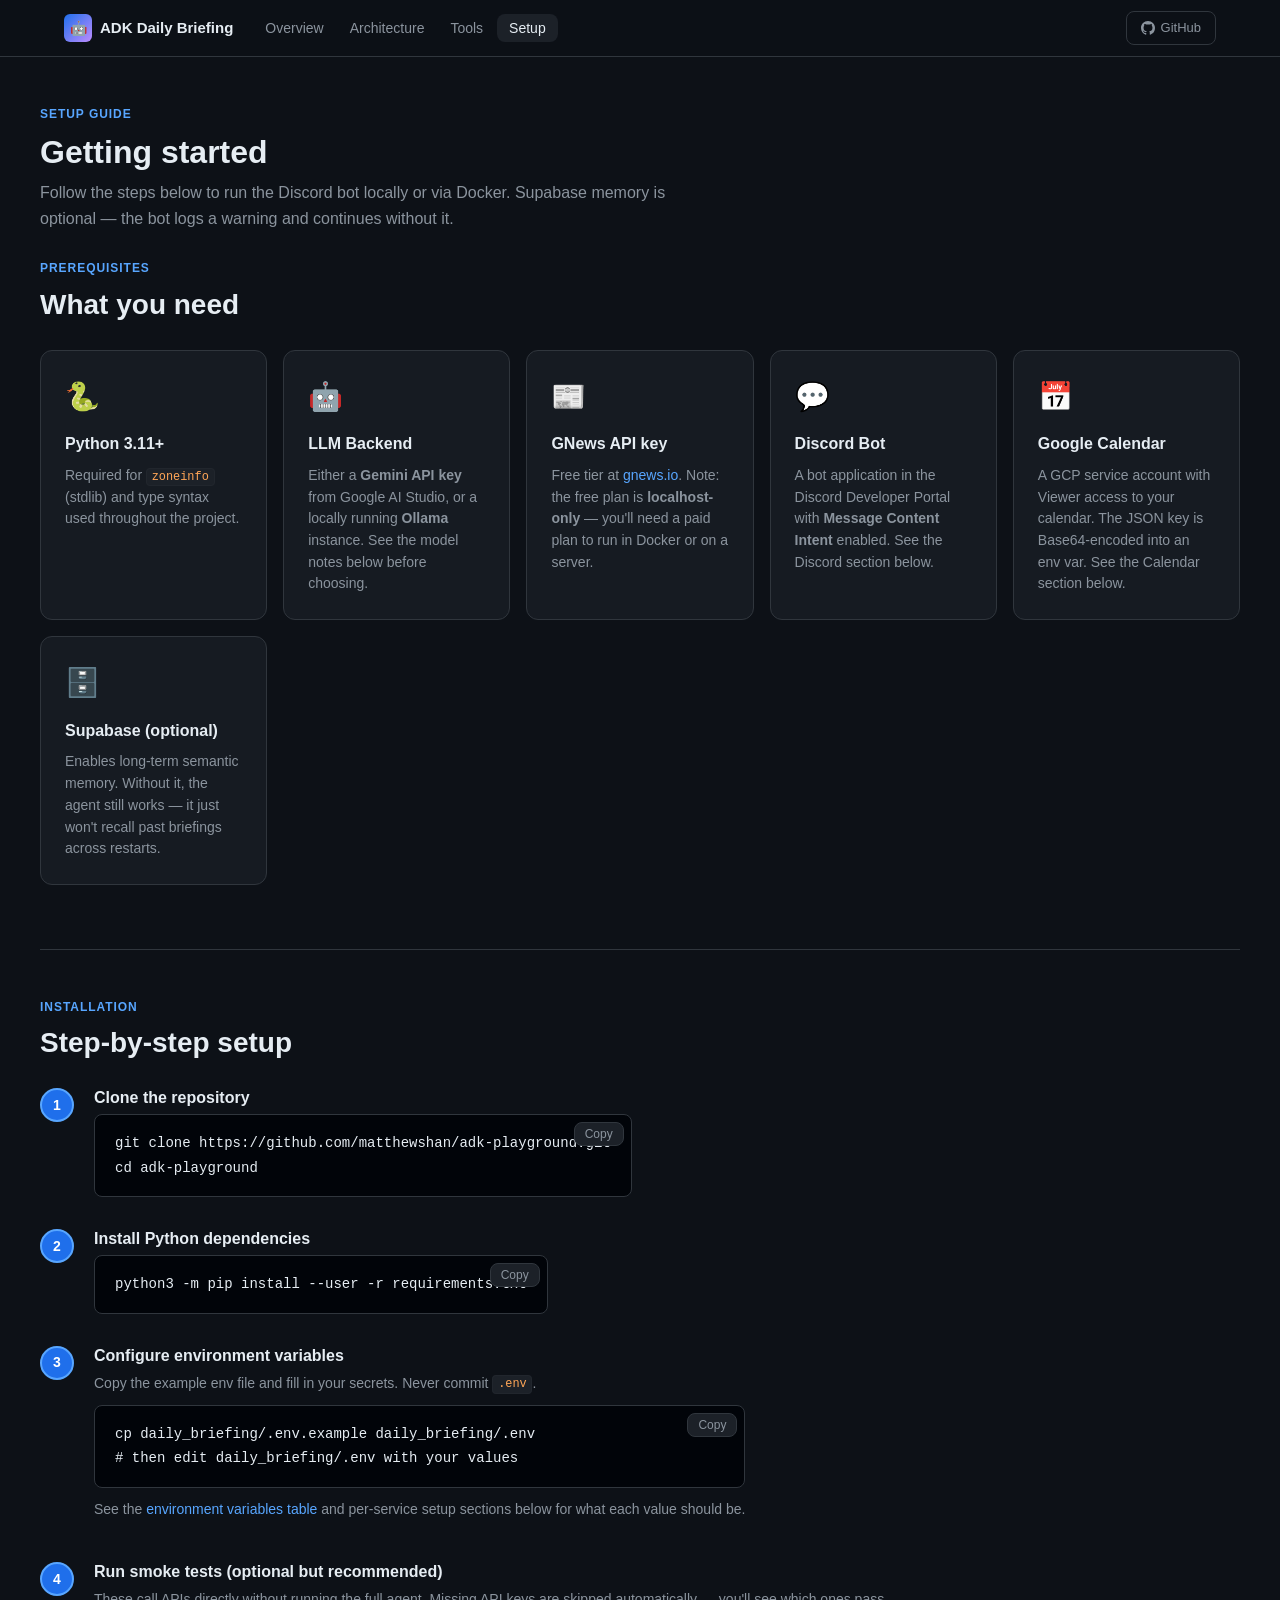
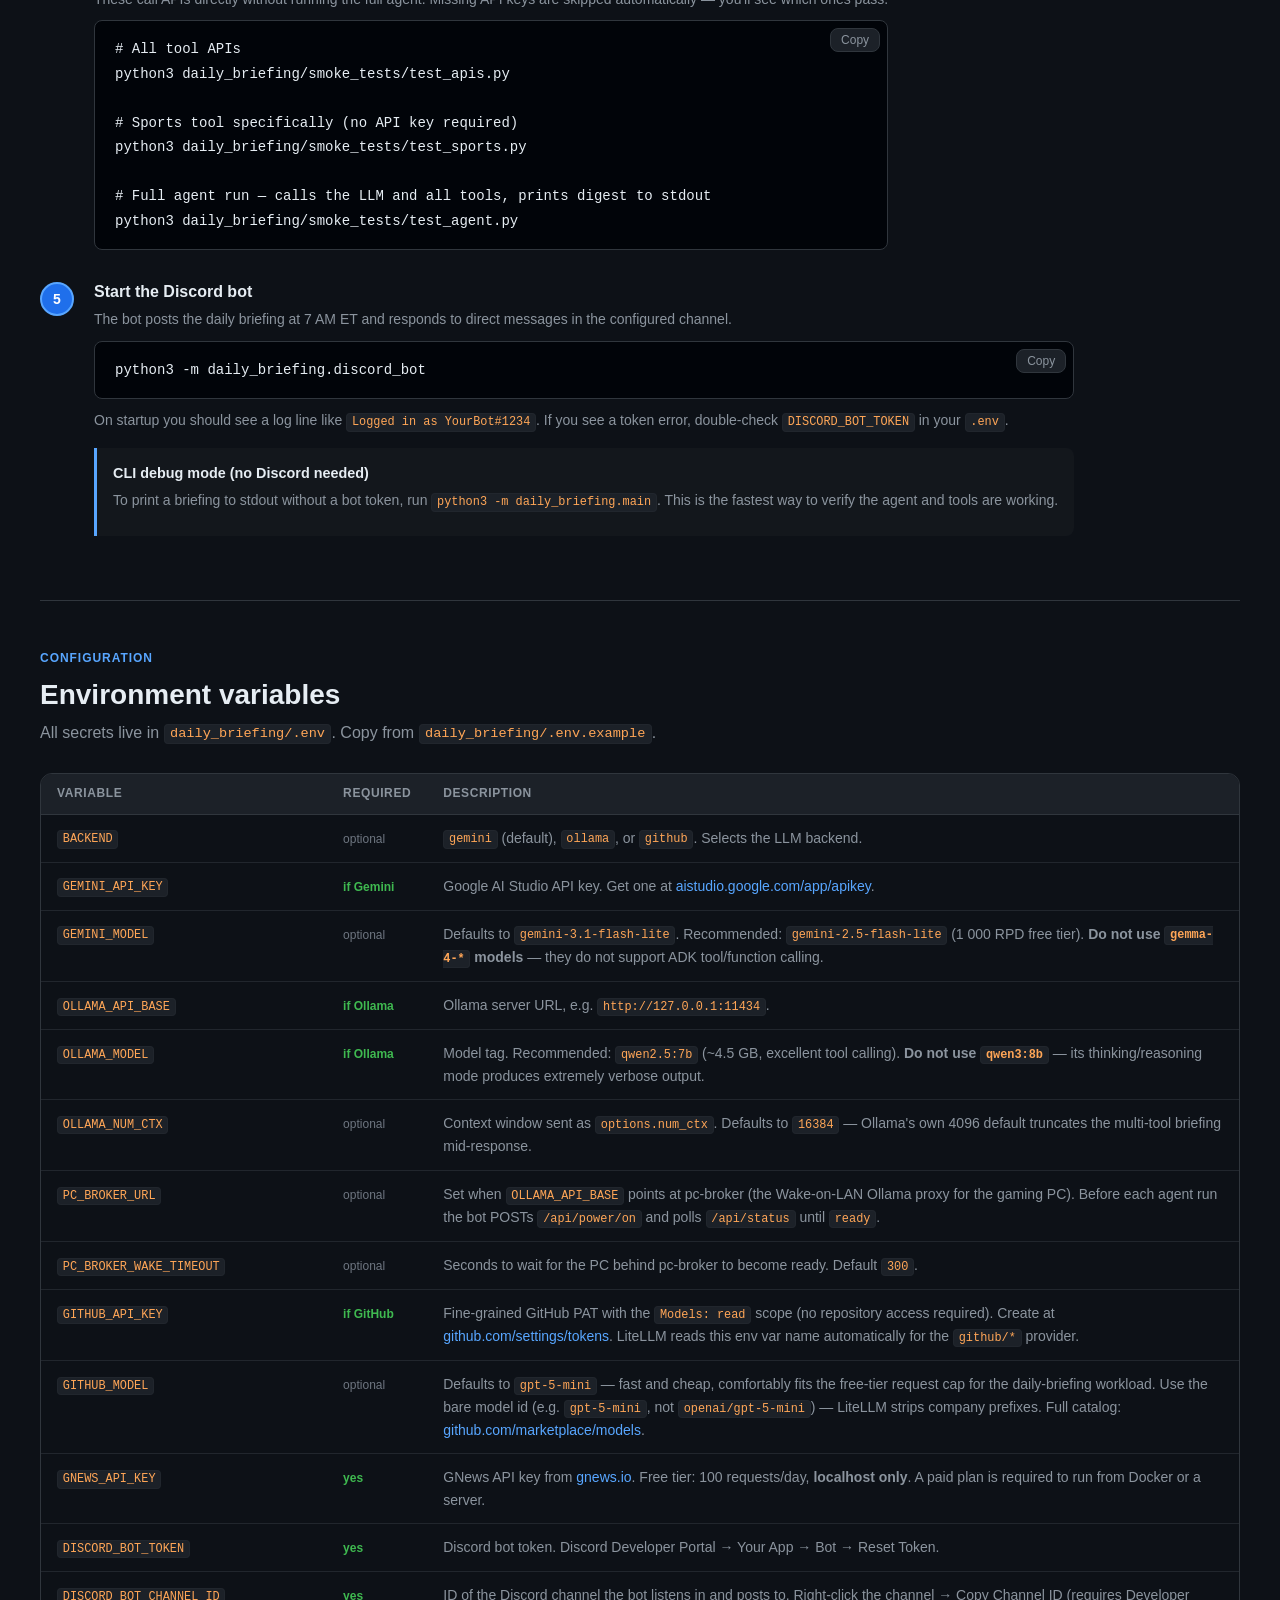
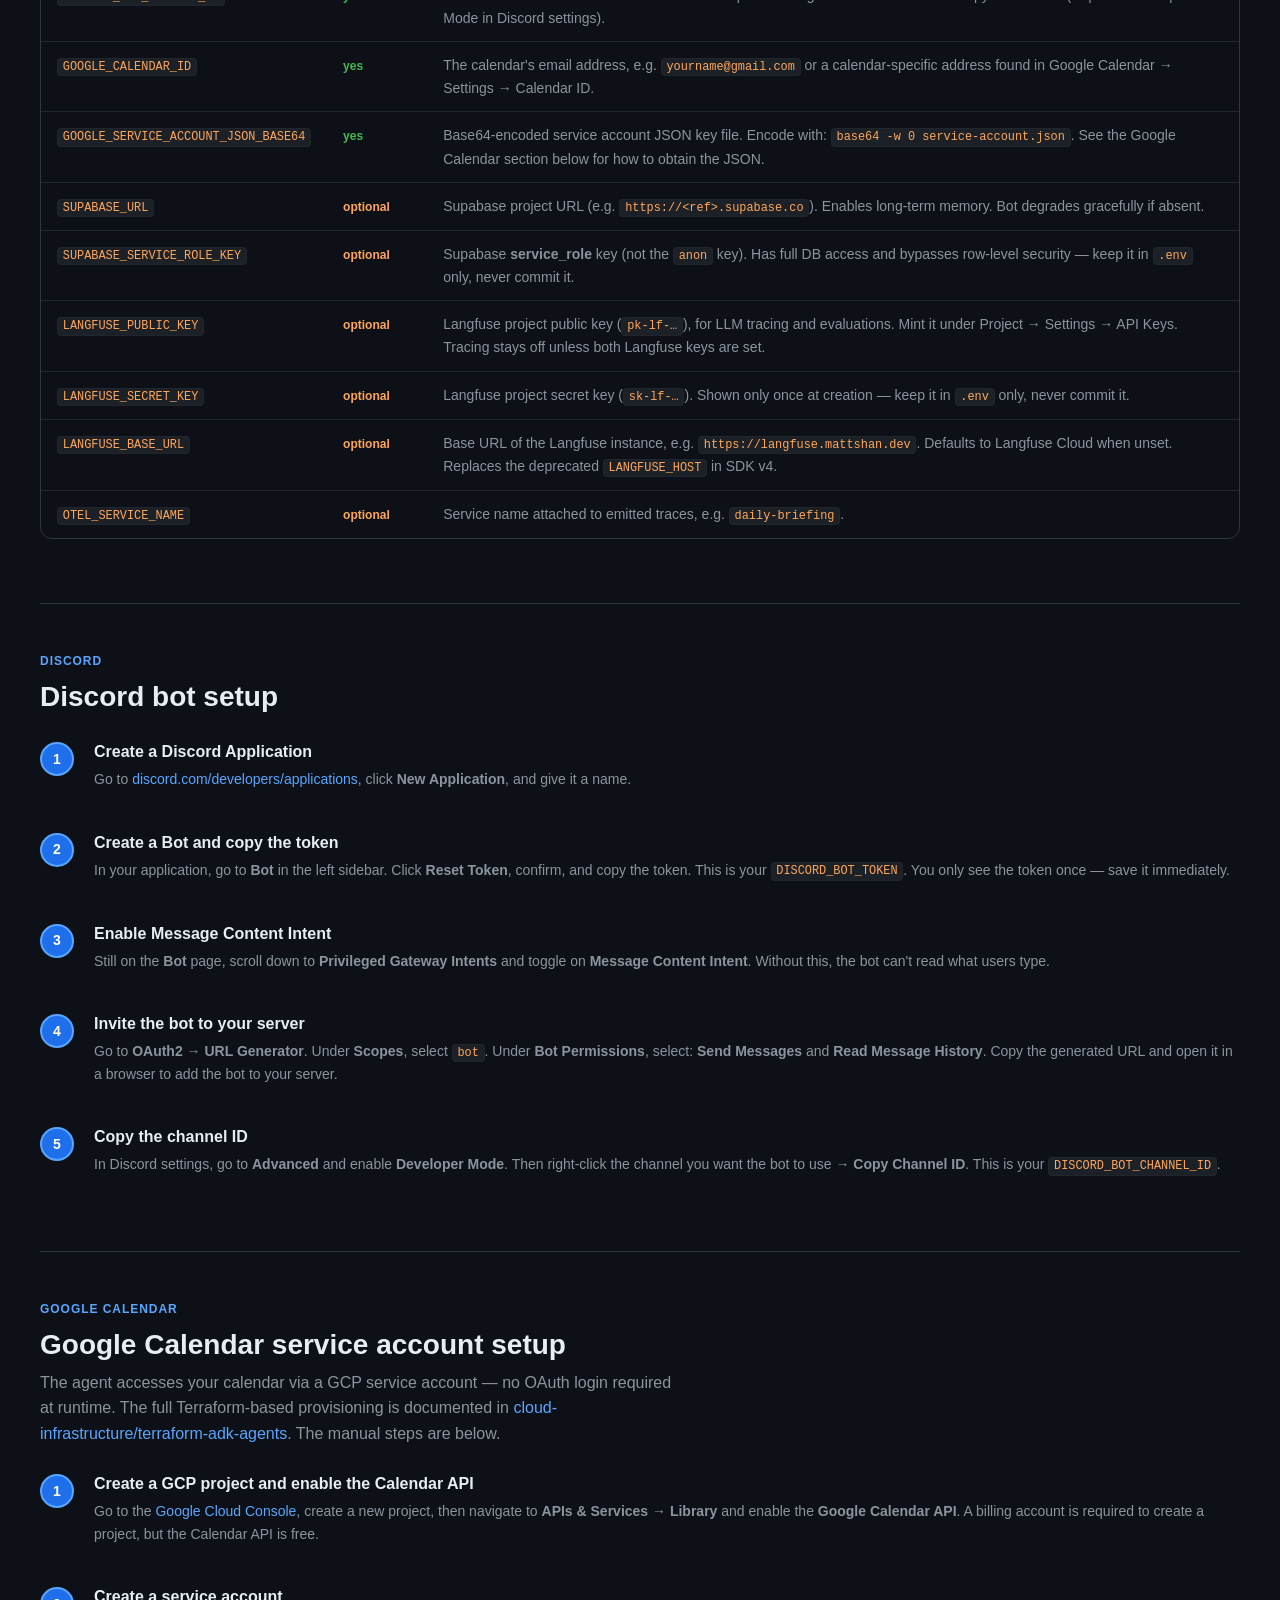
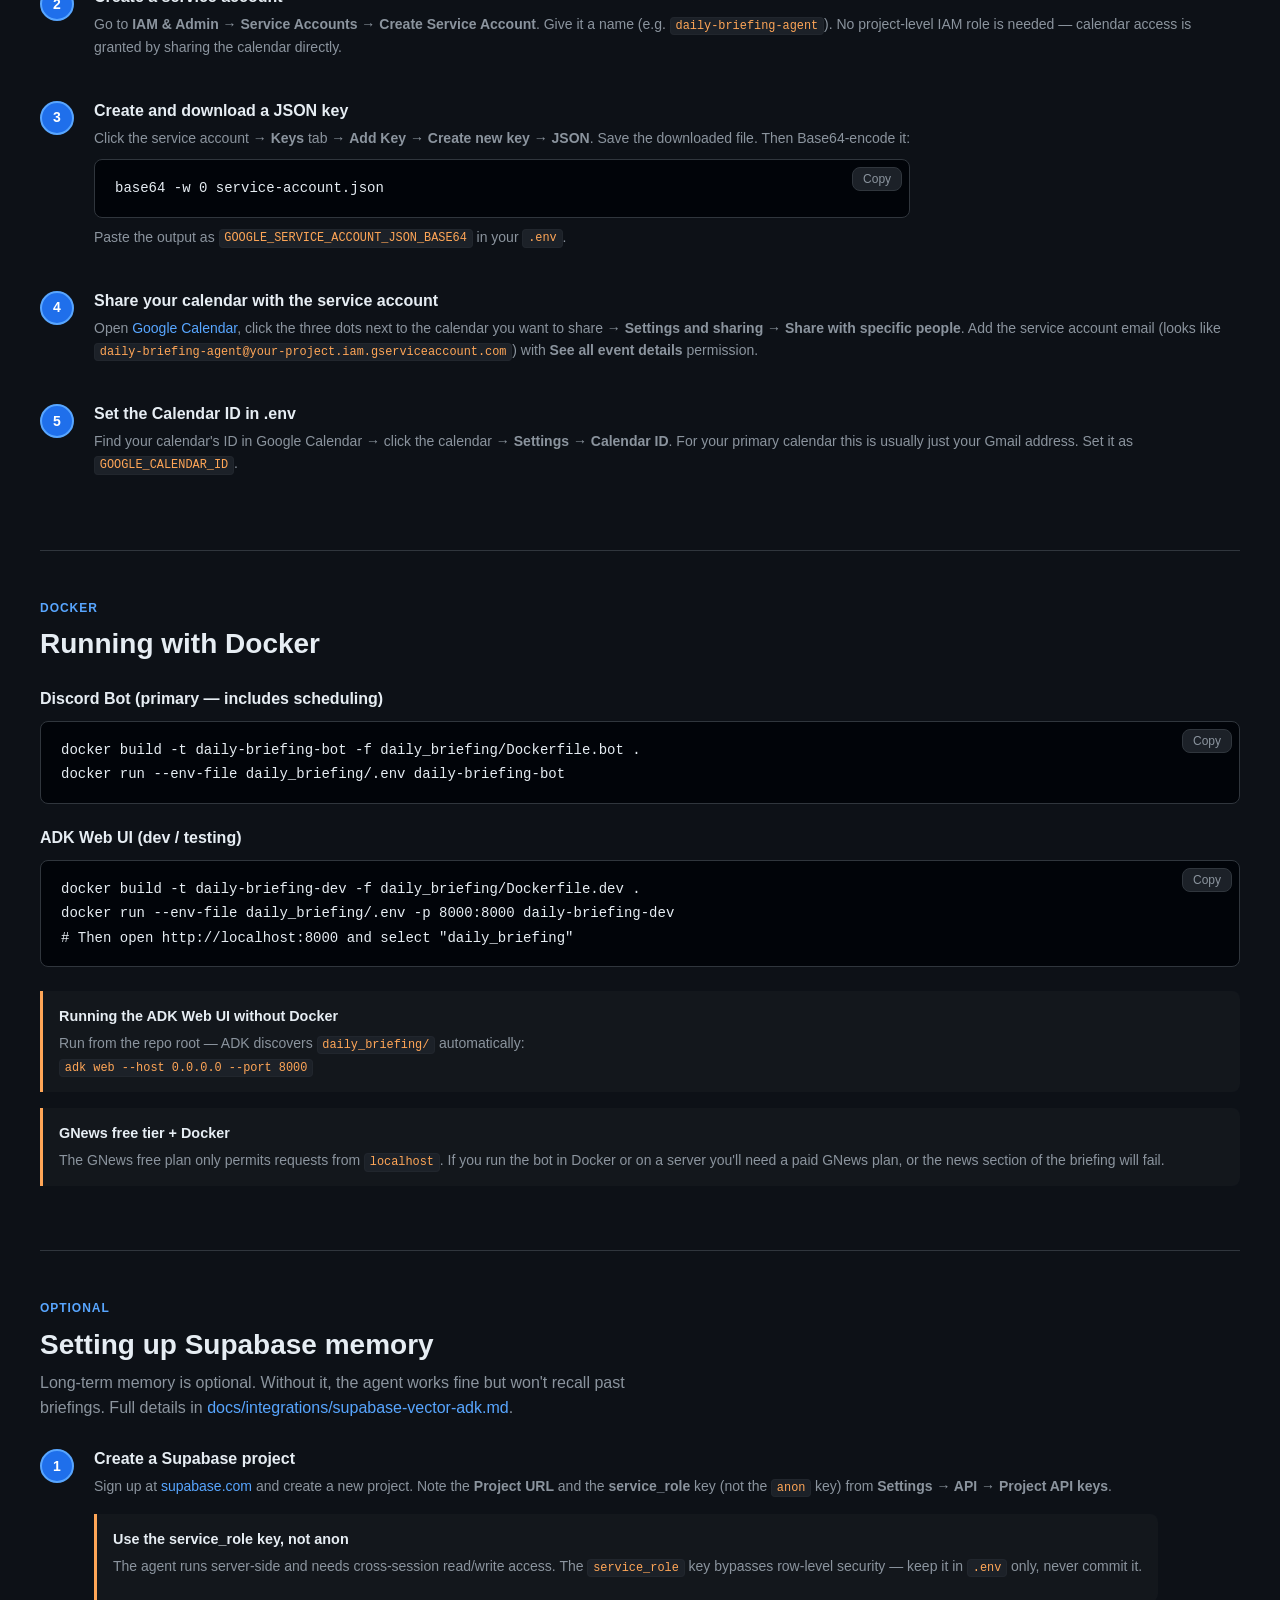
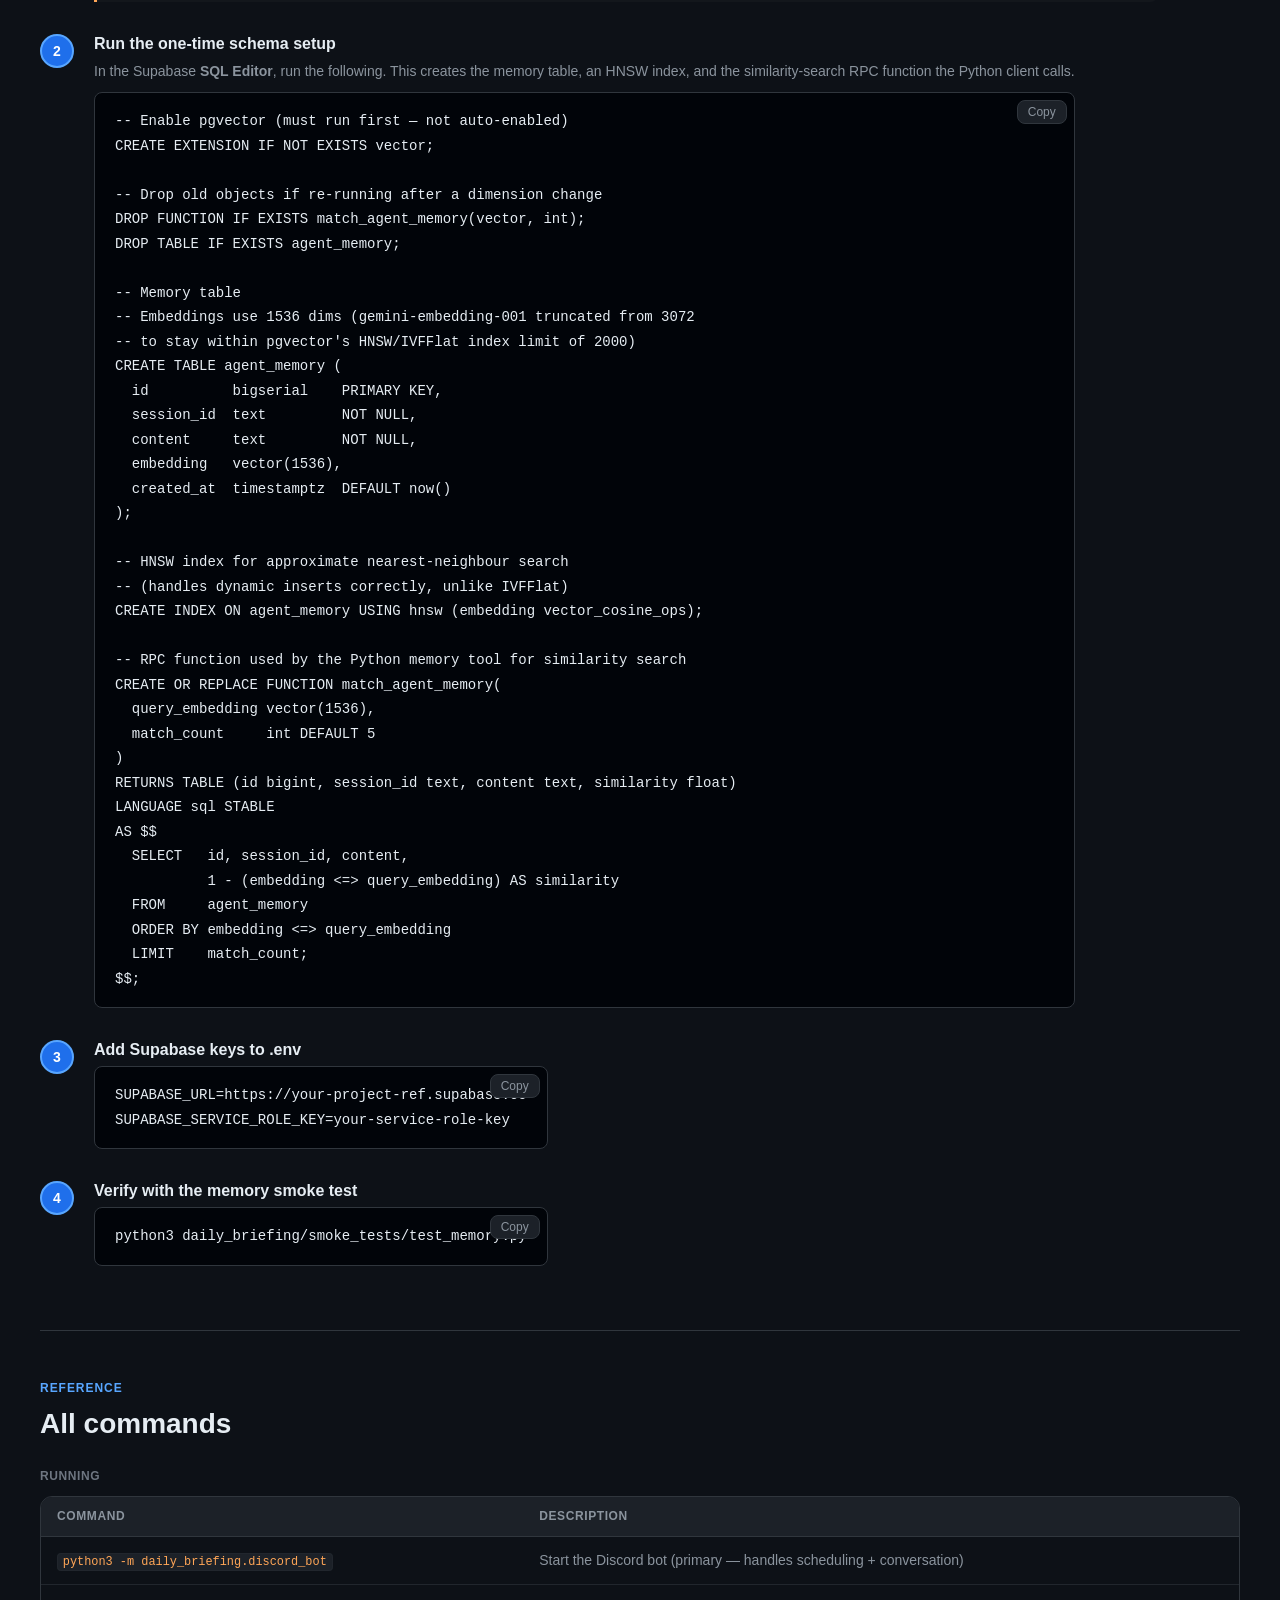
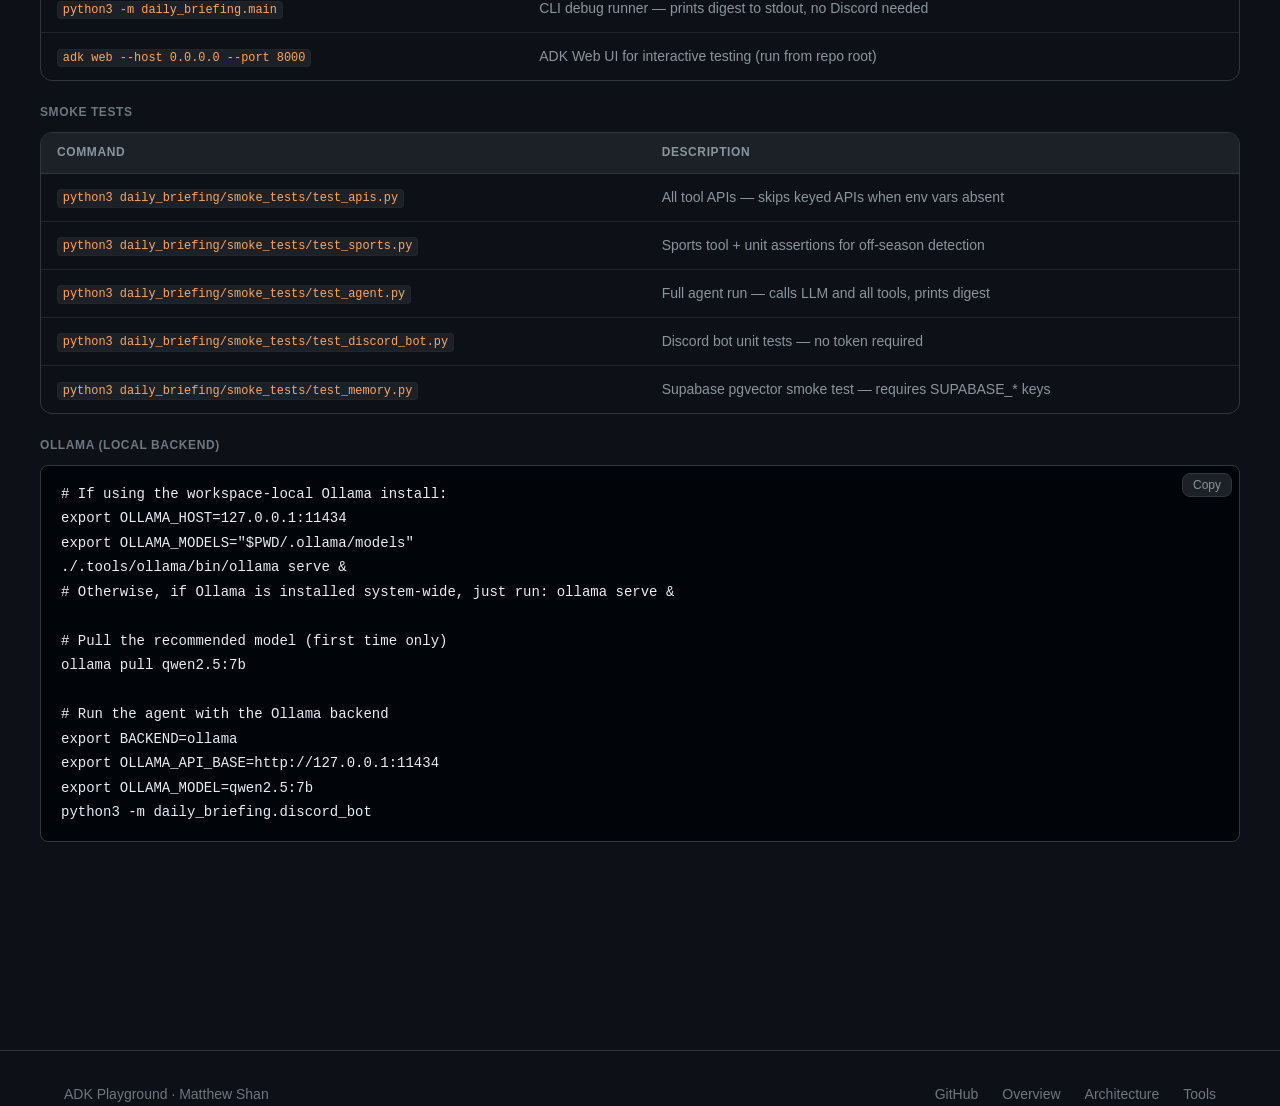
<file: docs/github-pages/setup.html>
<!DOCTYPE html>
<html lang="en">
<head>
  <meta charset="UTF-8">
  <meta name="viewport" content="width=device-width, initial-scale=1.0">
  <meta name="description" content="Setup guide for ADK Daily Briefing — environment variables, Discord bot configuration, Google Calendar service account, Supabase memory, and Docker.">
  <title>Setup — ADK Daily Briefing</title>
  <link rel="stylesheet" href="css/style.css">
</head>
<body>

<!-- ===== Navigation ===== -->
<nav class="nav">
  <div class="container nav-inner">
    <a href="index.html" class="nav-logo">
      <div class="logo-icon">🤖</div>
      ADK Daily Briefing
    </a>
    <ul class="nav-links">
      <li><a href="index.html">Overview</a></li>
      <li><a href="architecture.html">Architecture</a></li>
      <li><a href="tools.html">Tools</a></li>
      <li><a href="setup.html" class="active">Setup</a></li>
    </ul>
    <a href="https://github.com/matthewshan/adk-playground" class="nav-github" target="_blank" rel="noopener">
      <svg width="14" height="14" viewBox="0 0 16 16" fill="currentColor"><path d="M8 0C3.58 0 0 3.58 0 8c0 3.54 2.29 6.53 5.47 7.59.4.07.55-.17.55-.38 0-.19-.01-.82-.01-1.49-2.01.37-2.53-.49-2.69-.94-.09-.23-.48-.94-.82-1.13-.28-.15-.68-.52-.01-.53.63-.01 1.08.58 1.23.82.72 1.21 1.87.87 2.33.66.07-.52.28-.87.51-1.07-1.78-.2-3.64-.89-3.64-3.95 0-.87.31-1.59.82-2.15-.08-.2-.36-1.02.08-2.12 0 0 .67-.21 2.2.82.64-.18 1.32-.27 2-.27.68 0 1.36.09 2 .27 1.53-1.04 2.2-.82 2.2-.82.44 1.1.16 1.92.08 2.12.51.56.82 1.27.82 2.15 0 3.07-1.87 3.75-3.65 3.95.29.25.54.73.54 1.48 0 1.07-.01 1.93-.01 2.2 0 .21.15.46.55.38A8.013 8.013 0 0016 8c0-4.42-3.58-8-8-8z"/></svg>
      GitHub
    </a>
  </div>
</nav>

<!-- ===== Main ===== -->
<main class="container page-content">

  <!-- Header -->
  <div class="section-header">
    <div class="section-label">Setup Guide</div>
    <h1 style="font-size:2rem; font-weight:700; margin-bottom:0.5rem;">Getting started</h1>
    <p style="color:var(--text-2); max-width:640px;">
      Follow the steps below to run the Discord bot locally or via Docker. Supabase memory
      is optional — the bot logs a warning and continues without it.
    </p>
  </div>

  <!-- ===== Prerequisites ===== -->
  <section class="section">
    <div class="section-header">
      <div class="section-label">Prerequisites</div>
      <h2 class="section-title">What you need</h2>
    </div>
    <div class="card-grid" style="grid-template-columns: repeat(auto-fit, minmax(220px, 1fr));">
      <div class="card">
        <div class="card-icon">🐍</div>
        <div class="card-title">Python 3.11+</div>
        <p class="card-desc">Required for <code>zoneinfo</code> (stdlib) and type syntax used throughout the project.</p>
      </div>
      <div class="card">
        <div class="card-icon">🤖</div>
        <div class="card-title">LLM Backend</div>
        <p class="card-desc">Either a <strong>Gemini API key</strong> from Google AI Studio, or a locally running <strong>Ollama</strong> instance. See the model notes below before choosing.</p>
      </div>
      <div class="card">
        <div class="card-icon">📰</div>
        <div class="card-title">GNews API key</div>
        <p class="card-desc">Free tier at <a href="https://gnews.io" target="_blank" rel="noopener">gnews.io</a>. Note: the free plan is <strong>localhost-only</strong> — you'll need a paid plan to run in Docker or on a server.</p>
      </div>
      <div class="card">
        <div class="card-icon">💬</div>
        <div class="card-title">Discord Bot</div>
        <p class="card-desc">A bot application in the Discord Developer Portal with <strong>Message Content Intent</strong> enabled. See the Discord section below.</p>
      </div>
      <div class="card">
        <div class="card-icon">📅</div>
        <div class="card-title">Google Calendar</div>
        <p class="card-desc">A GCP service account with Viewer access to your calendar. The JSON key is Base64-encoded into an env var. See the Calendar section below.</p>
      </div>
      <div class="card">
        <div class="card-icon">🗄️</div>
        <div class="card-title">Supabase (optional)</div>
        <p class="card-desc">Enables long-term semantic memory. Without it, the agent still works — it just won't recall past briefings across restarts.</p>
      </div>
    </div>
  </section>

  <hr class="divider">

  <!-- ===== Step-by-Step ===== -->
  <section class="section">
    <div class="section-header">
      <div class="section-label">Installation</div>
      <h2 class="section-title">Step-by-step setup</h2>
    </div>
    <div class="steps">

      <div class="step">
        <div class="step-num">1</div>
        <div class="step-body">
          <h3>Clone the repository</h3>
          <div class="code-block">
            <pre>git clone https://github.com/matthewshan/adk-playground.git
cd adk-playground</pre>
            <button class="copy-btn" onclick="copyCode(this)">Copy</button>
          </div>
        </div>
      </div>

      <div class="step">
        <div class="step-num">2</div>
        <div class="step-body">
          <h3>Install Python dependencies</h3>
          <div class="code-block">
            <pre>python3 -m pip install --user -r requirements.txt</pre>
            <button class="copy-btn" onclick="copyCode(this)">Copy</button>
          </div>
        </div>
      </div>

      <div class="step">
        <div class="step-num">3</div>
        <div class="step-body">
          <h3>Configure environment variables</h3>
          <p>Copy the example env file and fill in your secrets. Never commit <code>.env</code>.</p>
          <div class="code-block">
            <pre>cp daily_briefing/.env.example daily_briefing/.env
# then edit daily_briefing/.env with your values</pre>
            <button class="copy-btn" onclick="copyCode(this)">Copy</button>
          </div>
          <p style="margin-top:0.625rem; font-size:0.875rem;">See the <a href="#env-vars">environment variables table</a> and per-service setup sections below for what each value should be.</p>
        </div>
      </div>

      <div class="step">
        <div class="step-num">4</div>
        <div class="step-body">
          <h3>Run smoke tests (optional but recommended)</h3>
          <p>These call APIs directly without running the full agent. Missing API keys are skipped automatically — you'll see which ones pass.</p>
          <div class="code-block">
            <pre># All tool APIs
python3 daily_briefing/smoke_tests/test_apis.py

# Sports tool specifically (no API key required)
python3 daily_briefing/smoke_tests/test_sports.py

# Full agent run — calls the LLM and all tools, prints digest to stdout
python3 daily_briefing/smoke_tests/test_agent.py</pre>
            <button class="copy-btn" onclick="copyCode(this)">Copy</button>
          </div>
        </div>
      </div>

      <div class="step">
        <div class="step-num">5</div>
        <div class="step-body">
          <h3>Start the Discord bot</h3>
          <p>The bot posts the daily briefing at 7 AM ET and responds to direct messages in the configured channel.</p>
          <div class="code-block">
            <pre>python3 -m daily_briefing.discord_bot</pre>
            <button class="copy-btn" onclick="copyCode(this)">Copy</button>
          </div>
          <p style="margin-top:0.625rem; font-size:0.875rem;">On startup you should see a log line like <code>Logged in as YourBot#1234</code>. If you see a token error, double-check <code>DISCORD_BOT_TOKEN</code> in your <code>.env</code>.</p>
          <div class="callout callout-blue mt-2">
            <div class="callout-title">CLI debug mode (no Discord needed)</div>
            <p>To print a briefing to stdout without a bot token, run <code>python3 -m daily_briefing.main</code>. This is the fastest way to verify the agent and tools are working.</p>
          </div>
        </div>
      </div>

    </div>
  </section>

  <hr class="divider">

  <!-- ===== Environment Variables ===== -->
  <section class="section" id="env-vars">
    <div class="section-header">
      <div class="section-label">Configuration</div>
      <h2 class="section-title">Environment variables</h2>
      <p class="section-desc">All secrets live in <code>daily_briefing/.env</code>. Copy from <code>daily_briefing/.env.example</code>.</p>
    </div>
    <div class="table-wrapper">
      <table>
        <thead>
          <tr>
            <th>Variable</th>
            <th>Required</th>
            <th>Description</th>
          </tr>
        </thead>
        <tbody>
          <tr>
            <td><code>BACKEND</code></td>
            <td><span class="req-no">optional</span></td>
            <td><code>gemini</code> (default), <code>ollama</code>, or <code>github</code>. Selects the LLM backend.</td>
          </tr>
          <tr>
            <td><code>GEMINI_API_KEY</code></td>
            <td><span class="req-yes">if Gemini</span></td>
            <td>Google AI Studio API key. Get one at <a href="https://aistudio.google.com/app/apikey" target="_blank" rel="noopener">aistudio.google.com/app/apikey</a>.</td>
          </tr>
          <tr>
            <td><code>GEMINI_MODEL</code></td>
            <td><span class="req-no">optional</span></td>
            <td>Defaults to <code>gemini-3.1-flash-lite</code>. Recommended: <code>gemini-2.5-flash-lite</code> (1 000 RPD free tier). <strong>Do not use <code>gemma-4-*</code> models</strong> — they do not support ADK tool/function calling.</td>
          </tr>
          <tr>
            <td><code>OLLAMA_API_BASE</code></td>
            <td><span class="req-yes">if Ollama</span></td>
            <td>Ollama server URL, e.g. <code>http://127.0.0.1:11434</code>.</td>
          </tr>
          <tr>
            <td><code>OLLAMA_MODEL</code></td>
            <td><span class="req-yes">if Ollama</span></td>
            <td>Model tag. Recommended: <code>qwen2.5:7b</code> (~4.5 GB, excellent tool calling). <strong>Do not use <code>qwen3:8b</code></strong> — its thinking/reasoning mode produces extremely verbose output.</td>
          </tr>
          <tr>
            <td><code>OLLAMA_NUM_CTX</code></td>
            <td><span class="req-no">optional</span></td>
            <td>Context window sent as <code>options.num_ctx</code>. Defaults to <code>16384</code> — Ollama's own 4096 default truncates the multi-tool briefing mid-response.</td>
          </tr>
          <tr>
            <td><code>PC_BROKER_URL</code></td>
            <td><span class="req-no">optional</span></td>
            <td>Set when <code>OLLAMA_API_BASE</code> points at pc-broker (the Wake-on-LAN Ollama proxy for the gaming PC). Before each agent run the bot POSTs <code>/api/power/on</code> and polls <code>/api/status</code> until <code>ready</code>.</td>
          </tr>
          <tr>
            <td><code>PC_BROKER_WAKE_TIMEOUT</code></td>
            <td><span class="req-no">optional</span></td>
            <td>Seconds to wait for the PC behind pc-broker to become ready. Default <code>300</code>.</td>
          </tr>
          <tr>
            <td><code>GITHUB_API_KEY</code></td>
            <td><span class="req-yes">if GitHub</span></td>
            <td>Fine-grained GitHub PAT with the <code>Models: read</code> scope (no repository access required). Create at <a href="https://github.com/settings/tokens" target="_blank" rel="noopener">github.com/settings/tokens</a>. LiteLLM reads this env var name automatically for the <code>github/*</code> provider.</td>
          </tr>
          <tr>
            <td><code>GITHUB_MODEL</code></td>
            <td><span class="req-no">optional</span></td>
            <td>Defaults to <code>gpt-5-mini</code> — fast and cheap, comfortably fits the free-tier request cap for the daily-briefing workload. Use the bare model id (e.g. <code>gpt-5-mini</code>, not <code>openai/gpt-5-mini</code>) — LiteLLM strips company prefixes. Full catalog: <a href="https://github.com/marketplace/models" target="_blank" rel="noopener">github.com/marketplace/models</a>.</td>
          </tr>
          <tr>
            <td><code>GNEWS_API_KEY</code></td>
            <td><span class="req-yes">yes</span></td>
            <td>GNews API key from <a href="https://gnews.io" target="_blank" rel="noopener">gnews.io</a>. Free tier: 100 requests/day, <strong>localhost only</strong>. A paid plan is required to run from Docker or a server.</td>
          </tr>
          <tr>
            <td><code>DISCORD_BOT_TOKEN</code></td>
            <td><span class="req-yes">yes</span></td>
            <td>Discord bot token. Discord Developer Portal → Your App → Bot → Reset Token.</td>
          </tr>
          <tr>
            <td><code>DISCORD_BOT_CHANNEL_ID</code></td>
            <td><span class="req-yes">yes</span></td>
            <td>ID of the Discord channel the bot listens in and posts to. Right-click the channel → Copy Channel ID (requires Developer Mode in Discord settings).</td>
          </tr>
          <tr>
            <td><code>GOOGLE_CALENDAR_ID</code></td>
            <td><span class="req-yes">yes</span></td>
            <td>The calendar's email address, e.g. <code>yourname@gmail.com</code> or a calendar-specific address found in Google Calendar → Settings → Calendar ID.</td>
          </tr>
          <tr>
            <td><code>GOOGLE_SERVICE_ACCOUNT_JSON_BASE64</code></td>
            <td><span class="req-yes">yes</span></td>
            <td>Base64-encoded service account JSON key file. Encode with: <code>base64 -w 0 service-account.json</code>. See the Google Calendar section below for how to obtain the JSON.</td>
          </tr>
          <tr>
            <td><code>SUPABASE_URL</code></td>
            <td><span class="req-opt">optional</span></td>
            <td>Supabase project URL (e.g. <code>https://&lt;ref&gt;.supabase.co</code>). Enables long-term memory. Bot degrades gracefully if absent.</td>
          </tr>
          <tr>
            <td><code>SUPABASE_SERVICE_ROLE_KEY</code></td>
            <td><span class="req-opt">optional</span></td>
            <td>Supabase <strong>service_role</strong> key (not the <code>anon</code> key). Has full DB access and bypasses row-level security — keep it in <code>.env</code> only, never commit it.</td>
          </tr>
          <tr>
            <td><code>LANGFUSE_PUBLIC_KEY</code></td>
            <td><span class="req-opt">optional</span></td>
            <td>Langfuse project public key (<code>pk-lf-…</code>), for LLM tracing and evaluations. Mint it under Project → Settings → API Keys. Tracing stays off unless both Langfuse keys are set.</td>
          </tr>
          <tr>
            <td><code>LANGFUSE_SECRET_KEY</code></td>
            <td><span class="req-opt">optional</span></td>
            <td>Langfuse project secret key (<code>sk-lf-…</code>). Shown only once at creation — keep it in <code>.env</code> only, never commit it.</td>
          </tr>
          <tr>
            <td><code>LANGFUSE_BASE_URL</code></td>
            <td><span class="req-opt">optional</span></td>
            <td>Base URL of the Langfuse instance, e.g. <code>https://langfuse.mattshan.dev</code>. Defaults to Langfuse Cloud when unset. Replaces the deprecated <code>LANGFUSE_HOST</code> in SDK v4.</td>
          </tr>
          <tr>
            <td><code>OTEL_SERVICE_NAME</code></td>
            <td><span class="req-opt">optional</span></td>
            <td>Service name attached to emitted traces, e.g. <code>daily-briefing</code>.</td>
          </tr>
        </tbody>
      </table>
    </div>
  </section>

  <hr class="divider">

  <!-- ===== Discord Setup ===== -->
  <section class="section">
    <div class="section-header">
      <div class="section-label">Discord</div>
      <h2 class="section-title">Discord bot setup</h2>
    </div>
    <div class="steps">
      <div class="step">
        <div class="step-num">1</div>
        <div class="step-body">
          <h3>Create a Discord Application</h3>
          <p>Go to <a href="https://discord.com/developers/applications" target="_blank" rel="noopener">discord.com/developers/applications</a>, click <strong>New Application</strong>, and give it a name.</p>
        </div>
      </div>
      <div class="step">
        <div class="step-num">2</div>
        <div class="step-body">
          <h3>Create a Bot and copy the token</h3>
          <p>In your application, go to <strong>Bot</strong> in the left sidebar. Click <strong>Reset Token</strong>, confirm, and copy the token. This is your <code>DISCORD_BOT_TOKEN</code>. You only see the token once — save it immediately.</p>
        </div>
      </div>
      <div class="step">
        <div class="step-num">3</div>
        <div class="step-body">
          <h3>Enable Message Content Intent</h3>
          <p>Still on the <strong>Bot</strong> page, scroll down to <strong>Privileged Gateway Intents</strong> and toggle on <strong>Message Content Intent</strong>. Without this, the bot can't read what users type.</p>
        </div>
      </div>
      <div class="step">
        <div class="step-num">4</div>
        <div class="step-body">
          <h3>Invite the bot to your server</h3>
          <p>Go to <strong>OAuth2 → URL Generator</strong>. Under <strong>Scopes</strong>, select <code>bot</code>. Under <strong>Bot Permissions</strong>, select: <strong>Send Messages</strong> and <strong>Read Message History</strong>. Copy the generated URL and open it in a browser to add the bot to your server.</p>
        </div>
      </div>
      <div class="step">
        <div class="step-num">5</div>
        <div class="step-body">
          <h3>Copy the channel ID</h3>
          <p>In Discord settings, go to <strong>Advanced</strong> and enable <strong>Developer Mode</strong>. Then right-click the channel you want the bot to use → <strong>Copy Channel ID</strong>. This is your <code>DISCORD_BOT_CHANNEL_ID</code>.</p>
        </div>
      </div>
    </div>
  </section>

  <hr class="divider">

  <!-- ===== Google Calendar Setup ===== -->
  <section class="section">
    <div class="section-header">
      <div class="section-label">Google Calendar</div>
      <h2 class="section-title">Google Calendar service account setup</h2>
      <p class="section-desc">
        The agent accesses your calendar via a GCP service account — no OAuth login required at runtime.
        The full Terraform-based provisioning is documented in
        <a href="https://github.com/matthewshan/cloud-infrastructure/tree/main/terraform-adk-agents" target="_blank" rel="noopener">cloud-infrastructure/terraform-adk-agents</a>.
        The manual steps are below.
      </p>
    </div>
    <div class="steps">
      <div class="step">
        <div class="step-num">1</div>
        <div class="step-body">
          <h3>Create a GCP project and enable the Calendar API</h3>
          <p>Go to the <a href="https://console.cloud.google.com" target="_blank" rel="noopener">Google Cloud Console</a>, create a new project, then navigate to <strong>APIs &amp; Services → Library</strong> and enable the <strong>Google Calendar API</strong>. A billing account is required to create a project, but the Calendar API is free.</p>
        </div>
      </div>
      <div class="step">
        <div class="step-num">2</div>
        <div class="step-body">
          <h3>Create a service account</h3>
          <p>Go to <strong>IAM &amp; Admin → Service Accounts</strong> → <strong>Create Service Account</strong>. Give it a name (e.g. <code>daily-briefing-agent</code>). No project-level IAM role is needed — calendar access is granted by sharing the calendar directly.</p>
        </div>
      </div>
      <div class="step">
        <div class="step-num">3</div>
        <div class="step-body">
          <h3>Create and download a JSON key</h3>
          <p>Click the service account → <strong>Keys</strong> tab → <strong>Add Key → Create new key → JSON</strong>. Save the downloaded file. Then Base64-encode it:</p>
          <div class="code-block">
            <pre>base64 -w 0 service-account.json</pre>
            <button class="copy-btn" onclick="copyCode(this)">Copy</button>
          </div>
          <p style="margin-top:0.5rem; font-size:0.875rem;">Paste the output as <code>GOOGLE_SERVICE_ACCOUNT_JSON_BASE64</code> in your <code>.env</code>.</p>
        </div>
      </div>
      <div class="step">
        <div class="step-num">4</div>
        <div class="step-body">
          <h3>Share your calendar with the service account</h3>
          <p>Open <a href="https://calendar.google.com" target="_blank" rel="noopener">Google Calendar</a>, click the three dots next to the calendar you want to share → <strong>Settings and sharing</strong> → <strong>Share with specific people</strong>. Add the service account email (looks like <code>daily-briefing-agent@your-project.iam.gserviceaccount.com</code>) with <strong>See all event details</strong> permission.</p>
        </div>
      </div>
      <div class="step">
        <div class="step-num">5</div>
        <div class="step-body">
          <h3>Set the Calendar ID in .env</h3>
          <p>Find your calendar's ID in Google Calendar → click the calendar → <strong>Settings → Calendar ID</strong>. For your primary calendar this is usually just your Gmail address. Set it as <code>GOOGLE_CALENDAR_ID</code>.</p>
        </div>
      </div>
    </div>
  </section>

  <hr class="divider">

  <!-- ===== Docker ===== -->
  <section class="section">
    <div class="section-header">
      <div class="section-label">Docker</div>
      <h2 class="section-title">Running with Docker</h2>
    </div>

    <h3 style="margin-bottom:0.75rem; font-size:1rem;">Discord Bot (primary — includes scheduling)</h3>
    <div class="code-block mb-2">
      <pre>docker build -t daily-briefing-bot -f daily_briefing/Dockerfile.bot .
docker run --env-file daily_briefing/.env daily-briefing-bot</pre>
      <button class="copy-btn" onclick="copyCode(this)">Copy</button>
    </div>

    <h3 style="margin-bottom:0.75rem; margin-top:1.5rem; font-size:1rem;">ADK Web UI (dev / testing)</h3>
    <div class="code-block mb-2">
      <pre>docker build -t daily-briefing-dev -f daily_briefing/Dockerfile.dev .
docker run --env-file daily_briefing/.env -p 8000:8000 daily-briefing-dev
# Then open http://localhost:8000 and select "daily_briefing"</pre>
      <button class="copy-btn" onclick="copyCode(this)">Copy</button>
    </div>

    <div class="callout callout-orange mt-3">
      <div class="callout-title">Running the ADK Web UI without Docker</div>
      <p>Run from the repo root — ADK discovers <code>daily_briefing/</code> automatically:<br>
      <code>adk web --host 0.0.0.0 --port 8000</code></p>
    </div>

    <div class="callout callout-orange mt-2">
      <div class="callout-title">GNews free tier + Docker</div>
      <p>The GNews free plan only permits requests from <code>localhost</code>. If you run the bot in Docker or on a server you'll need a paid GNews plan, or the news section of the briefing will fail.</p>
    </div>
  </section>

  <hr class="divider">

  <!-- ===== Supabase Memory ===== -->
  <section class="section">
    <div class="section-header">
      <div class="section-label">Optional</div>
      <h2 class="section-title">Setting up Supabase memory</h2>
      <p class="section-desc">Long-term memory is optional. Without it, the agent works fine but won't recall past briefings. Full details in <a href="https://github.com/matthewshan/adk-playground/blob/main/docs/integrations/supabase-vector-adk.md" target="_blank" rel="noopener">docs/integrations/supabase-vector-adk.md</a>.</p>
    </div>
    <div class="steps">
      <div class="step">
        <div class="step-num">1</div>
        <div class="step-body">
          <h3>Create a Supabase project</h3>
          <p>Sign up at <a href="https://supabase.com" target="_blank" rel="noopener">supabase.com</a> and create a new project. Note the <strong>Project URL</strong> and the <strong>service_role</strong> key (not the <code>anon</code> key) from <strong>Settings → API → Project API keys</strong>.</p>
          <div class="callout callout-orange mt-2">
            <div class="callout-title">Use the service_role key, not anon</div>
            <p>The agent runs server-side and needs cross-session read/write access. The <code>service_role</code> key bypasses row-level security — keep it in <code>.env</code> only, never commit it.</p>
          </div>
        </div>
      </div>
      <div class="step">
        <div class="step-num">2</div>
        <div class="step-body">
          <h3>Run the one-time schema setup</h3>
          <p>In the Supabase <strong>SQL Editor</strong>, run the following. This creates the memory table, an HNSW index, and the similarity-search RPC function the Python client calls.</p>
          <div class="code-block">
            <pre>-- Enable pgvector (must run first — not auto-enabled)
CREATE EXTENSION IF NOT EXISTS vector;

-- Drop old objects if re-running after a dimension change
DROP FUNCTION IF EXISTS match_agent_memory(vector, int);
DROP TABLE IF EXISTS agent_memory;

-- Memory table
-- Embeddings use 1536 dims (gemini-embedding-001 truncated from 3072
-- to stay within pgvector's HNSW/IVFFlat index limit of 2000)
CREATE TABLE agent_memory (
  id          bigserial    PRIMARY KEY,
  session_id  text         NOT NULL,
  content     text         NOT NULL,
  embedding   vector(1536),
  created_at  timestamptz  DEFAULT now()
);

-- HNSW index for approximate nearest-neighbour search
-- (handles dynamic inserts correctly, unlike IVFFlat)
CREATE INDEX ON agent_memory USING hnsw (embedding vector_cosine_ops);

-- RPC function used by the Python memory tool for similarity search
CREATE OR REPLACE FUNCTION match_agent_memory(
  query_embedding vector(1536),
  match_count     int DEFAULT 5
)
RETURNS TABLE (id bigint, session_id text, content text, similarity float)
LANGUAGE sql STABLE
AS $$
  SELECT   id, session_id, content,
           1 - (embedding &lt;=> query_embedding) AS similarity
  FROM     agent_memory
  ORDER BY embedding &lt;=> query_embedding
  LIMIT    match_count;
$$;</pre>
            <button class="copy-btn" onclick="copyCode(this)">Copy</button>
          </div>
        </div>
      </div>
      <div class="step">
        <div class="step-num">3</div>
        <div class="step-body">
          <h3>Add Supabase keys to .env</h3>
          <div class="code-block">
            <pre>SUPABASE_URL=https://your-project-ref.supabase.co
SUPABASE_SERVICE_ROLE_KEY=your-service-role-key</pre>
            <button class="copy-btn" onclick="copyCode(this)">Copy</button>
          </div>
        </div>
      </div>
      <div class="step">
        <div class="step-num">4</div>
        <div class="step-body">
          <h3>Verify with the memory smoke test</h3>
          <div class="code-block">
            <pre>python3 daily_briefing/smoke_tests/test_memory.py</pre>
            <button class="copy-btn" onclick="copyCode(this)">Copy</button>
          </div>
        </div>
      </div>
    </div>
  </section>

  <hr class="divider">

  <!-- ===== All Commands ===== -->
  <section class="section">
    <div class="section-header">
      <div class="section-label">Reference</div>
      <h2 class="section-title">All commands</h2>
    </div>

    <h3 style="margin-bottom:0.75rem; text-transform:uppercase; font-size:0.75rem; letter-spacing:0.05em; color:var(--text-3);">Running</h3>
    <div class="table-wrapper mb-2">
      <table>
        <thead><tr><th>Command</th><th>Description</th></tr></thead>
        <tbody>
          <tr><td><code>python3 -m daily_briefing.discord_bot</code></td><td>Start the Discord bot (primary — handles scheduling + conversation)</td></tr>
          <tr><td><code>python3 -m daily_briefing.main</code></td><td>CLI debug runner — prints digest to stdout, no Discord needed</td></tr>
          <tr><td><code>adk web --host 0.0.0.0 --port 8000</code></td><td>ADK Web UI for interactive testing (run from repo root)</td></tr>
        </tbody>
      </table>
    </div>

    <h3 style="margin-bottom:0.75rem; margin-top:1.5rem; text-transform:uppercase; font-size:0.75rem; letter-spacing:0.05em; color:var(--text-3);">Smoke Tests</h3>
    <div class="table-wrapper mb-2">
      <table>
        <thead><tr><th>Command</th><th>Description</th></tr></thead>
        <tbody>
          <tr><td><code>python3 daily_briefing/smoke_tests/test_apis.py</code></td><td>All tool APIs — skips keyed APIs when env vars absent</td></tr>
          <tr><td><code>python3 daily_briefing/smoke_tests/test_sports.py</code></td><td>Sports tool + unit assertions for off-season detection</td></tr>
          <tr><td><code>python3 daily_briefing/smoke_tests/test_agent.py</code></td><td>Full agent run — calls LLM and all tools, prints digest</td></tr>
          <tr><td><code>python3 daily_briefing/smoke_tests/test_discord_bot.py</code></td><td>Discord bot unit tests — no token required</td></tr>
          <tr><td><code>python3 daily_briefing/smoke_tests/test_memory.py</code></td><td>Supabase pgvector smoke test — requires SUPABASE_* keys</td></tr>
        </tbody>
      </table>
    </div>

    <h3 style="margin-bottom:0.75rem; margin-top:1.5rem; text-transform:uppercase; font-size:0.75rem; letter-spacing:0.05em; color:var(--text-3);">Ollama (local backend)</h3>
    <div class="code-block">
      <pre># If using the workspace-local Ollama install:
export OLLAMA_HOST=127.0.0.1:11434
export OLLAMA_MODELS="$PWD/.ollama/models"
./.tools/ollama/bin/ollama serve &
# Otherwise, if Ollama is installed system-wide, just run: ollama serve &

# Pull the recommended model (first time only)
ollama pull qwen2.5:7b

# Run the agent with the Ollama backend
export BACKEND=ollama
export OLLAMA_API_BASE=http://127.0.0.1:11434
export OLLAMA_MODEL=qwen2.5:7b
python3 -m daily_briefing.discord_bot</pre>
      <button class="copy-btn" onclick="copyCode(this)">Copy</button>
    </div>
  </section>

</main>

<!-- ===== Footer ===== -->
<footer class="footer">
  <div class="container footer-inner">
    <span class="footer-text">ADK Playground · Matthew Shan</span>
    <div class="footer-links">
      <a href="https://github.com/matthewshan/adk-playground" target="_blank" rel="noopener">GitHub</a>
      <a href="index.html">Overview</a>
      <a href="architecture.html">Architecture</a>
      <a href="tools.html">Tools</a>
    </div>
  </div>
</footer>

<script>
  function copyCode(btn) {
    const code = btn.previousElementSibling.textContent;
    navigator.clipboard.writeText(code.trim()).then(() => {
      btn.textContent = 'Copied!';
      btn.classList.add('copied');
      setTimeout(() => { btn.textContent = 'Copy'; btn.classList.remove('copied'); }, 2000);
    });
  }
</script>
</body>
</html>
</file>
<file: docs/github-pages/css/style.css>
/* ===== Reset & Base ===== */
*, *::before, *::after { box-sizing: border-box; margin: 0; padding: 0; }

:root {
  --bg-0: #010409;
  --bg-1: #0d1117;
  --bg-2: #161b22;
  --bg-3: #1c2128;
  --border: #30363d;
  --border-muted: #21262d;
  --text-1: #e6edf3;
  --text-2: #8b949e;
  --text-3: #6e7681;
  --blue: #58a6ff;
  --blue-dark: #1f6feb;
  --green: #3fb950;
  --orange: #ffa657;
  --red: #f85149;
  --purple: #bc8cff;
  --teal: #39d353;
  --yellow: #e3b341;
  --glow-blue: 0 0 0 1px rgba(88,166,255,0.4), 0 0 20px rgba(88,166,255,0.12);
  --glow-purple: 0 0 0 1px rgba(188,140,255,0.4), 0 0 20px rgba(188,140,255,0.12);
  --glow-green: 0 0 0 1px rgba(63,185,80,0.4), 0 0 20px rgba(63,185,80,0.12);
  --radius: 8px;
  --radius-lg: 12px;
  --shadow: 0 1px 4px rgba(0,0,0,0.5), 0 4px 16px rgba(0,0,0,0.3);
  --font-mono: 'JetBrains Mono','Fira Code','Cascadia Code',ui-monospace,monospace;
}

html { scroll-behavior: smooth; }

body {
  font-family: -apple-system, BlinkMacSystemFont, 'Segoe UI', 'Helvetica Neue', Arial, sans-serif;
  background: var(--bg-1);
  color: var(--text-1);
  line-height: 1.6;
  min-height: 100vh;
}

/* ===== Typography ===== */
h1,h2,h3,h4 { line-height: 1.25; font-weight: 600; }
h1 { font-size: 2.25rem; }
h2 { font-size: 1.5rem; }
h3 { font-size: 1.125rem; }
p { color: var(--text-2); }
p + p { margin-top: 0.75rem; }
a { color: var(--blue); text-decoration: none; }
a:hover { text-decoration: underline; }

code {
  font-family: var(--font-mono);
  font-size: 0.85em;
  background: var(--bg-3);
  border: 1px solid var(--border-muted);
  border-radius: 4px;
  padding: 0.1em 0.4em;
  color: var(--orange);
}

pre {
  font-family: var(--font-mono);
  background: var(--bg-0);
  border: 1px solid var(--border);
  border-radius: var(--radius);
  padding: 1rem 1.25rem;
  overflow-x: auto;
  font-size: 0.875rem;
  line-height: 1.75;
  color: var(--text-1);
}
pre code { background: none; border: none; padding: 0; color: inherit; font-size: inherit; }

/* ===== Layout ===== */
.container { max-width: 1200px; margin: 0 auto; padding: 0 1.5rem; }
.page-content { padding: 3rem 0 5rem; }
.section { margin-bottom: 4rem; }
.divider { border: none; border-top: 1px solid var(--border); margin: 3rem 0; }

/* ===== Navigation ===== */
.nav {
  position: sticky;
  top: 0;
  z-index: 100;
  background: rgba(13,17,23,0.88);
  backdrop-filter: blur(14px);
  -webkit-backdrop-filter: blur(14px);
  border-bottom: 1px solid var(--border);
}
.nav-inner {
  display: flex;
  align-items: center;
  height: 56px;
  gap: 0.25rem;
}
.nav-logo {
  font-weight: 700;
  font-size: 0.9375rem;
  color: var(--text-1);
  text-decoration: none;
  display: flex;
  align-items: center;
  gap: 0.5rem;
  margin-right: 1rem;
  flex-shrink: 0;
}
.nav-logo:hover { text-decoration: none; }
.logo-icon {
  width: 28px; height: 28px;
  background: linear-gradient(135deg, var(--blue-dark), var(--purple));
  border-radius: 6px;
  display: flex; align-items: center; justify-content: center;
  font-size: 0.875rem;
}
.nav-links { display: flex; gap: 0.125rem; list-style: none; }
.nav-links a {
  color: var(--text-2);
  font-size: 0.875rem;
  padding: 0.375rem 0.75rem;
  border-radius: var(--radius);
  transition: color 0.15s, background 0.15s;
  text-decoration: none;
}
.nav-links a:hover, .nav-links a.active { color: var(--text-1); background: var(--bg-3); }
.nav-github {
  margin-left: auto;
  display: flex;
  align-items: center;
  gap: 0.375rem;
  color: var(--text-2);
  font-size: 0.8125rem;
  padding: 0.375rem 0.875rem;
  border: 1px solid var(--border);
  border-radius: var(--radius);
  transition: color 0.15s, border-color 0.15s;
  text-decoration: none;
  flex-shrink: 0;
}
.nav-github:hover { color: var(--text-1); border-color: var(--text-2); text-decoration: none; }

/* ===== Hero ===== */
.hero {
  padding: 5rem 0 4rem;
  position: relative;
  overflow: hidden;
}
.hero::before {
  content: '';
  position: absolute;
  inset: 0;
  background: radial-gradient(ellipse 80% 60% at 50% -10%, rgba(31,111,235,0.18), transparent);
  pointer-events: none;
}
.hero-eyebrow { display: flex; align-items: center; gap: 0.625rem; margin-bottom: 1.5rem; flex-wrap: wrap; }
.hero-title {
  font-size: clamp(2rem, 5vw, 3.5rem);
  font-weight: 800;
  letter-spacing: -0.025em;
  line-height: 1.1;
  margin-bottom: 1.25rem;
  background: linear-gradient(150deg, var(--text-1) 0%, rgba(230,237,243,0.65) 100%);
  -webkit-background-clip: text;
  -webkit-text-fill-color: transparent;
  background-clip: text;
}
.hero-subtitle { font-size: 1.125rem; color: var(--text-2); max-width: 600px; margin-bottom: 2rem; line-height: 1.75; }
.hero-actions { display: flex; gap: 0.75rem; flex-wrap: wrap; }

/* ===== Buttons ===== */
.btn {
  display: inline-flex; align-items: center; gap: 0.5rem;
  padding: 0.625rem 1.25rem;
  border-radius: var(--radius);
  font-size: 0.9375rem; font-weight: 500;
  text-decoration: none;
  transition: opacity 0.15s, transform 0.15s;
  cursor: pointer; border: none; font-family: inherit;
}
.btn:hover { opacity: 0.85; transform: translateY(-1px); text-decoration: none; }
.btn-primary { background: var(--blue); color: #0d1117; }
.btn-secondary { background: var(--bg-3); color: var(--text-1); border: 1px solid var(--border); }

/* ===== Badges ===== */
.badge {
  display: inline-flex; align-items: center; gap: 0.25rem;
  font-size: 0.75rem; font-weight: 500;
  padding: 0.15rem 0.55rem;
  border-radius: 100px; border: 1px solid;
}
.badge-blue   { color: var(--blue);   border-color: rgba(88,166,255,0.35);   background: rgba(88,166,255,0.1); }
.badge-green  { color: var(--green);  border-color: rgba(63,185,80,0.35);    background: rgba(63,185,80,0.1); }
.badge-orange { color: var(--orange); border-color: rgba(255,166,87,0.35);   background: rgba(255,166,87,0.1); }
.badge-purple { color: var(--purple); border-color: rgba(188,140,255,0.35);  background: rgba(188,140,255,0.1); }
.badge-teal   { color: var(--teal);   border-color: rgba(57,211,83,0.35);    background: rgba(57,211,83,0.1); }

/* ===== Cards ===== */
.card {
  background: var(--bg-2);
  border: 1px solid var(--border);
  border-radius: var(--radius-lg);
  padding: 1.5rem;
  transition: border-color 0.2s, box-shadow 0.2s, transform 0.2s;
}
.card:hover { border-color: var(--blue); box-shadow: var(--glow-blue); transform: translateY(-2px); }
.card-grid { display: grid; grid-template-columns: repeat(auto-fit, minmax(270px, 1fr)); gap: 1rem; }
.card-icon { font-size: 1.75rem; margin-bottom: 0.75rem; }
.card-title { font-size: 1rem; font-weight: 600; margin-bottom: 0.5rem; color: var(--text-1); }
.card-desc { font-size: 0.875rem; color: var(--text-2); line-height: 1.55; }
.card-tags { display: flex; flex-wrap: wrap; gap: 0.375rem; margin-top: 1rem; }

/* ===== Section headers ===== */
.section-header { margin-bottom: 1.75rem; }
.section-label { font-size: 0.75rem; font-weight: 600; letter-spacing: 0.08em; text-transform: uppercase; color: var(--blue); margin-bottom: 0.5rem; }
.section-title { font-size: 1.75rem; font-weight: 700; color: var(--text-1); margin-bottom: 0.5rem; }
.section-desc { color: var(--text-2); max-width: 640px; }

/* ===== Tech Stack ===== */
.tech-stack { display: flex; flex-wrap: wrap; gap: 0.625rem; }
.tech-chip {
  display: flex; align-items: center; gap: 0.5rem;
  background: var(--bg-3); border: 1px solid var(--border);
  border-radius: var(--radius); padding: 0.5rem 0.875rem;
  font-size: 0.875rem; color: var(--text-2);
  transition: border-color 0.15s, color 0.15s;
}
.tech-chip:hover { border-color: var(--blue); color: var(--text-1); }

/* ===== Tabs ===== */
.tab-nav {
  display: flex; gap: 0;
  border-bottom: 1px solid var(--border);
  overflow-x: auto; -webkit-overflow-scrolling: touch;
}
.tab-btn {
  background: none; border: none;
  border-bottom: 2px solid transparent;
  color: var(--text-2); cursor: pointer;
  font-size: 0.875rem; font-weight: 500;
  padding: 0.75rem 1.125rem;
  margin-bottom: -1px;
  transition: color 0.15s, border-color 0.15s;
  white-space: nowrap; font-family: inherit;
}
.tab-btn:hover { color: var(--text-1); }
.tab-btn.active { color: var(--blue); border-bottom-color: var(--blue); }

.tab-panel { display: none; animation: fadeIn 0.2s ease; }
.tab-panel.active { display: block; }

@keyframes fadeIn {
  from { opacity: 0; transform: translateY(6px); }
  to   { opacity: 1; transform: translateY(0); }
}

/* ===== Diagrams ===== */
.diagram-wrapper { display: flex; gap: 1.25rem; align-items: flex-start; }

.diagram-container {
  flex: 1; min-width: 0;
  background: var(--bg-2);
  border: 1px solid var(--border);
  border-radius: var(--radius-lg);
  padding: 1.5rem;
  overflow-x: auto;
}
.diagram-container .mermaid { display: flex; justify-content: center; }
.diagram-container .mermaid svg { max-width: 100%; height: auto; }

/* Detail panel (architecture page) */
.detail-panel {
  width: 300px; flex-shrink: 0;
  background: var(--bg-2);
  border: 1px solid var(--border);
  border-radius: var(--radius-lg);
  padding: 1.25rem;
  opacity: 0; transform: translateX(10px);
  transition: opacity 0.25s, transform 0.25s, border-color 0.25s;
  pointer-events: none;
  position: sticky; top: 72px;
}
.detail-panel.visible { opacity: 1; transform: translateX(0); pointer-events: auto; border-color: var(--blue); }
.detail-panel-title { font-size: 0.9375rem; font-weight: 600; color: var(--text-1); margin-bottom: 0.25rem; }
.detail-panel-file { font-size: 0.75rem; font-family: var(--font-mono); color: var(--blue); margin-bottom: 0.75rem; opacity: 0.8; }
.detail-panel-desc { font-size: 0.8125rem; color: var(--text-2); margin-bottom: 0.875rem; line-height: 1.55; }
.detail-panel-bullets { list-style: none; display: flex; flex-direction: column; gap: 0.375rem; }
.detail-panel-bullets li { font-size: 0.8rem; color: var(--text-2); padding-left: 1rem; position: relative; }
.detail-panel-bullets li::before { content: '→'; position: absolute; left: 0; color: var(--blue); }
.detail-hint { font-size: 0.8rem; color: var(--text-3); margin-top: 0.875rem; padding-top: 0.875rem; border-top: 1px solid var(--border-muted); line-height: 1.5; }

/* ===== Zoom controls ===== */
.diagram-zoom-wrap { position: relative; overflow: hidden; }
.diagram-zoom-wrap .mermaid,
.diagram-zoom-wrap svg { width: 100%; height: 100%; }

.zoom-bar {
  position: absolute; top: 0.625rem; right: 0.625rem; z-index: 10;
  display: flex; gap: 0.25rem;
}
.zoom-btn {
  background: var(--bg-3); border: 1px solid var(--border);
  border-radius: var(--radius); color: var(--text-2);
  cursor: pointer; width: 28px; height: 28px;
  display: flex; align-items: center; justify-content: center;
  font-size: 1rem; line-height: 1; font-family: inherit;
  transition: color 0.15s, border-color 0.15s, background 0.15s;
  user-select: none;
}
.zoom-btn:hover { color: var(--text-1); border-color: var(--blue); background: var(--bg-2); }

/* Make mermaid nodes show pointer on hover */
.mermaid .node { cursor: pointer; }
.mermaid .node rect,
.mermaid .node circle,
.mermaid .node polygon,
.mermaid .node path { transition: opacity 0.15s; }
.mermaid .node:hover rect,
.mermaid .node:hover circle { opacity: 0.85; }

/* ===== Callout ===== */
.callout {
  border-left: 3px solid;
  border-radius: 0 var(--radius) var(--radius) 0;
  padding: 0.875rem 1rem;
  font-size: 0.875rem;
  background: rgba(255,255,255,0.025);
}
.callout-blue { border-color: var(--blue); }
.callout-orange { border-color: var(--orange); }
.callout-green { border-color: var(--green); }
.callout-purple { border-color: var(--purple); }
.callout-title { font-weight: 600; color: var(--text-1); margin-bottom: 0.25rem; font-size: 0.9rem; }
.callout p { font-size: 0.875rem; }

/* ===== Tables ===== */
.table-wrapper { overflow-x: auto; border: 1px solid var(--border); border-radius: var(--radius-lg); }
table { width: 100%; border-collapse: collapse; font-size: 0.875rem; }
thead th {
  background: var(--bg-3); color: var(--text-2);
  font-weight: 600; font-size: 0.75rem; text-transform: uppercase; letter-spacing: 0.05em;
  padding: 0.625rem 1rem; text-align: left; border-bottom: 1px solid var(--border);
}
tbody td { padding: 0.75rem 1rem; border-bottom: 1px solid var(--border-muted); color: var(--text-2); vertical-align: top; }
tbody tr:last-child td { border-bottom: none; }
tbody tr:hover td { background: rgba(255,255,255,0.02); }
td:first-child { color: var(--text-1); font-weight: 500; }
.req-yes { color: var(--green); font-size: 0.75rem; font-weight: 600; }
.req-no  { color: var(--text-3); font-size: 0.75rem; }
.req-opt { color: var(--orange); font-size: 0.75rem; font-weight: 600; }

/* ===== Steps ===== */
.steps { counter-reset: step; display: flex; flex-direction: column; gap: 2rem; }
.step { display: flex; gap: 1.25rem; }
.step-num {
  counter-increment: step;
  width: 34px; height: 34px; flex-shrink: 0;
  border-radius: 50%;
  background: var(--blue-dark); border: 2px solid var(--blue);
  color: #fff; font-size: 0.875rem; font-weight: 700;
  display: flex; align-items: center; justify-content: center;
}
.step-body h3 { font-size: 1rem; margin-bottom: 0.375rem; }
.step-body p { font-size: 0.875rem; margin-bottom: 0.625rem; }
.step-body pre { margin-top: 0.5rem; }

/* ===== Code block with copy ===== */
.code-block { position: relative; }
.code-block pre { margin: 0; }
.copy-btn {
  position: absolute; top: 0.5rem; right: 0.5rem;
  background: var(--bg-3); border: 1px solid var(--border);
  border-radius: var(--radius); color: var(--text-2);
  cursor: pointer; font-size: 0.75rem; padding: 0.25rem 0.625rem;
  transition: color 0.15s, border-color 0.15s; font-family: inherit;
}
.copy-btn:hover { color: var(--text-1); border-color: var(--text-2); }
.copy-btn.copied { color: var(--green); border-color: var(--green); }

/* ===== Accordion ===== */
.accordion { display: flex; flex-direction: column; gap: 0.5rem; }
.accordion-item { border: 1px solid var(--border); border-radius: var(--radius-lg); overflow: hidden; }
.accordion-header {
  background: var(--bg-2); border: none; cursor: pointer; width: 100%;
  text-align: left; padding: 1rem 1.25rem;
  font-size: 0.9375rem; font-weight: 600; color: var(--text-1);
  display: flex; justify-content: space-between; align-items: center;
  transition: background 0.15s; font-family: inherit;
}
.accordion-header:hover { background: var(--bg-3); }
.accordion-arrow { transition: transform 0.2s; color: var(--text-3); flex-shrink: 0; }
.accordion-item.open .accordion-arrow { transform: rotate(180deg); }
.accordion-body { display: none; padding: 1rem 1.25rem 1.25rem; background: var(--bg-2); border-top: 1px solid var(--border-muted); }
.accordion-item.open .accordion-body { display: block; }
.accordion-body p { font-size: 0.875rem; }

/* ===== Footer ===== */
.footer { border-top: 1px solid var(--border); padding: 2rem 0; margin-top: 4rem; }
.footer-inner { display: flex; justify-content: space-between; align-items: center; gap: 1rem; flex-wrap: wrap; }
.footer-text { font-size: 0.875rem; color: var(--text-3); }
.footer-links { display: flex; gap: 1.5rem; }
.footer-links a { font-size: 0.875rem; color: var(--text-3); }
.footer-links a:hover { color: var(--text-2); }

/* ===== Utility ===== */
.mt-1 { margin-top: 0.5rem; }
.mt-2 { margin-top: 1rem; }
.mt-3 { margin-top: 1.5rem; }
.mt-4 { margin-top: 2rem; }
.mb-1 { margin-bottom: 0.5rem; }
.mb-2 { margin-bottom: 1rem; }
.gap-sm { gap: 0.5rem; }
.flex { display: flex; }
.flex-wrap { flex-wrap: wrap; }
.items-start { align-items: flex-start; }
.text-center { text-align: center; }
.text-sm { font-size: 0.875rem; }
.text-xs { font-size: 0.75rem; }
.text-muted { color: var(--text-3); }

/* ===== Responsive ===== */
@media (max-width: 768px) {
  .diagram-wrapper { flex-direction: column; }
  .detail-panel { width: 100%; position: static; }
  h1 { font-size: 1.75rem; }
  .hero { padding: 3rem 0 2.5rem; }
  .nav-links { display: none; }
  .section-title { font-size: 1.375rem; }
}
</file>
